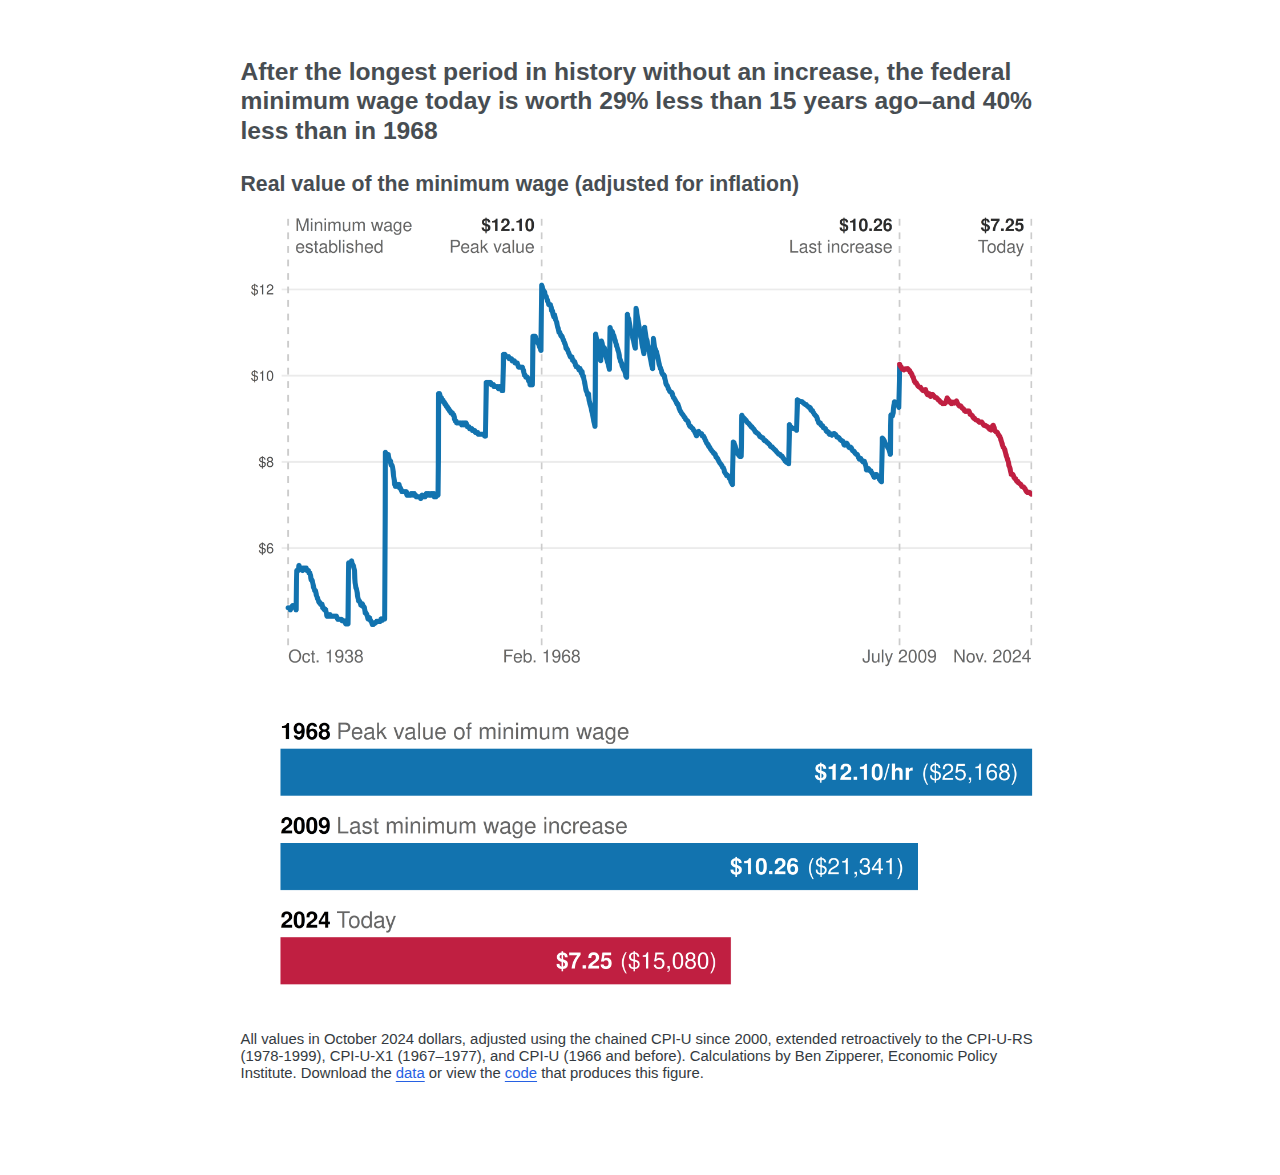
<file: docs/index.html>
<!DOCTYPE html>
<html xmlns="http://www.w3.org/1999/xhtml" lang="en" xml:lang="en"><head>

<meta charset="utf-8">
<meta name="generator" content="quarto-1.6.32">

<meta name="viewport" content="width=device-width, initial-scale=1.0, user-scalable=yes">


<title>Real minimum wage</title>
<style>
code{white-space: pre-wrap;}
span.smallcaps{font-variant: small-caps;}
div.columns{display: flex; gap: min(4vw, 1.5em);}
div.column{flex: auto; overflow-x: auto;}
div.hanging-indent{margin-left: 1.5em; text-indent: -1.5em;}
ul.task-list{list-style: none;}
ul.task-list li input[type="checkbox"] {
  width: 0.8em;
  margin: 0 0.8em 0.2em -1em; /* quarto-specific, see https://github.com/quarto-dev/quarto-cli/issues/4556 */ 
  vertical-align: middle;
}
</style>


<script src="site_libs/quarto-nav/quarto-nav.js"></script>
<script src="site_libs/clipboard/clipboard.min.js"></script>
<script src="site_libs/quarto-search/autocomplete.umd.js"></script>
<script src="site_libs/quarto-search/fuse.min.js"></script>
<script src="site_libs/quarto-search/quarto-search.js"></script>
<meta name="quarto:offset" content="./">
<script src="site_libs/quarto-html/quarto.js"></script>
<script src="site_libs/quarto-html/popper.min.js"></script>
<script src="site_libs/quarto-html/tippy.umd.min.js"></script>
<script src="site_libs/quarto-html/anchor.min.js"></script>
<link href="site_libs/quarto-html/tippy.css" rel="stylesheet">
<link href="site_libs/quarto-html/quarto-syntax-highlighting-2486e1f0a3ee9ee1fc393803a1361cdb.css" rel="stylesheet" id="quarto-text-highlighting-styles">
<script src="site_libs/bootstrap/bootstrap.min.js"></script>
<link href="site_libs/bootstrap/bootstrap-icons.css" rel="stylesheet">
<link href="site_libs/bootstrap/bootstrap-db47eb37af1338b8977acb24caa3e7d6.min.css" rel="stylesheet" append-hash="true" id="quarto-bootstrap" data-mode="light">
<script id="quarto-search-options" type="application/json">{
  "location": "sidebar",
  "copy-button": false,
  "collapse-after": 3,
  "panel-placement": "start",
  "type": "textbox",
  "limit": 50,
  "keyboard-shortcut": [
    "f",
    "/",
    "s"
  ],
  "show-item-context": false,
  "language": {
    "search-no-results-text": "No results",
    "search-matching-documents-text": "matching documents",
    "search-copy-link-title": "Copy link to search",
    "search-hide-matches-text": "Hide additional matches",
    "search-more-match-text": "more match in this document",
    "search-more-matches-text": "more matches in this document",
    "search-clear-button-title": "Clear",
    "search-text-placeholder": "",
    "search-detached-cancel-button-title": "Cancel",
    "search-submit-button-title": "Submit",
    "search-label": "Search"
  }
}</script>


</head>

<body class="fullcontent">

<div id="quarto-search-results"></div>
<!-- content -->
<div id="quarto-content" class="quarto-container page-columns page-rows-contents page-layout-article">
<!-- sidebar -->
<!-- margin-sidebar -->
    
<!-- main -->
<main class="content" id="quarto-document-content">




<section id="after-the-longest-period-in-history-without-an-increase-the-federal-minimum-wage-today-is-worth-29-less-than-15-years-agoand-40-less-than-in-1968" class="level3">
<h3 class="anchored" data-anchor-id="after-the-longest-period-in-history-without-an-increase-the-federal-minimum-wage-today-is-worth-29-less-than-15-years-agoand-40-less-than-in-1968">After the longest period in history without an increase, the federal minimum wage today is worth 29% less than 15 years ago–and 40% less than in 1968</h3>
<section id="real-value-of-the-minimum-wage-adjusted-for-inflation" class="level4">
<h4 class="anchored" data-anchor-id="real-value-of-the-minimum-wage-adjusted-for-inflation"><b>Real value of the minimum wage (adjusted for inflation)</b></h4>
<div class="cell">
<div class="cell-output-display">
<div>
<figure class="figure">
<p><img src="index_files/figure-html/unnamed-chunk-6-1.png" class="img-fluid figure-img" width="2800"></p>
</figure>
</div>
</div>
</div>
<p><small>All values in October 2024 dollars, adjusted using the chained CPI-U since 2000, extended retroactively to the CPI-U-RS (1978-1999), CPI-U-X1 (1967–1977), and CPI-U (1966 and before). Calculations by Ben Zipperer, Economic Policy Institute. Download the <a href="real_federal_minimum_wage.csv">data</a> or view the <a href="https://github.com/Economic/real_minimum_wage">code</a> that produces this figure.</small></p>


</section>
</section>

</main> <!-- /main -->
<script id="quarto-html-after-body" type="application/javascript">
window.document.addEventListener("DOMContentLoaded", function (event) {
  const toggleBodyColorMode = (bsSheetEl) => {
    const mode = bsSheetEl.getAttribute("data-mode");
    const bodyEl = window.document.querySelector("body");
    if (mode === "dark") {
      bodyEl.classList.add("quarto-dark");
      bodyEl.classList.remove("quarto-light");
    } else {
      bodyEl.classList.add("quarto-light");
      bodyEl.classList.remove("quarto-dark");
    }
  }
  const toggleBodyColorPrimary = () => {
    const bsSheetEl = window.document.querySelector("link#quarto-bootstrap");
    if (bsSheetEl) {
      toggleBodyColorMode(bsSheetEl);
    }
  }
  toggleBodyColorPrimary();  
  const icon = "";
  const anchorJS = new window.AnchorJS();
  anchorJS.options = {
    placement: 'right',
    icon: icon
  };
  anchorJS.add('.anchored');
  const isCodeAnnotation = (el) => {
    for (const clz of el.classList) {
      if (clz.startsWith('code-annotation-')) {                     
        return true;
      }
    }
    return false;
  }
  const onCopySuccess = function(e) {
    // button target
    const button = e.trigger;
    // don't keep focus
    button.blur();
    // flash "checked"
    button.classList.add('code-copy-button-checked');
    var currentTitle = button.getAttribute("title");
    button.setAttribute("title", "Copied!");
    let tooltip;
    if (window.bootstrap) {
      button.setAttribute("data-bs-toggle", "tooltip");
      button.setAttribute("data-bs-placement", "left");
      button.setAttribute("data-bs-title", "Copied!");
      tooltip = new bootstrap.Tooltip(button, 
        { trigger: "manual", 
          customClass: "code-copy-button-tooltip",
          offset: [0, -8]});
      tooltip.show();    
    }
    setTimeout(function() {
      if (tooltip) {
        tooltip.hide();
        button.removeAttribute("data-bs-title");
        button.removeAttribute("data-bs-toggle");
        button.removeAttribute("data-bs-placement");
      }
      button.setAttribute("title", currentTitle);
      button.classList.remove('code-copy-button-checked');
    }, 1000);
    // clear code selection
    e.clearSelection();
  }
  const getTextToCopy = function(trigger) {
      const codeEl = trigger.previousElementSibling.cloneNode(true);
      for (const childEl of codeEl.children) {
        if (isCodeAnnotation(childEl)) {
          childEl.remove();
        }
      }
      return codeEl.innerText;
  }
  const clipboard = new window.ClipboardJS('.code-copy-button:not([data-in-quarto-modal])', {
    text: getTextToCopy
  });
  clipboard.on('success', onCopySuccess);
  if (window.document.getElementById('quarto-embedded-source-code-modal')) {
    // For code content inside modals, clipBoardJS needs to be initialized with a container option
    // TODO: Check when it could be a function (https://github.com/zenorocha/clipboard.js/issues/860)
    const clipboardModal = new window.ClipboardJS('.code-copy-button[data-in-quarto-modal]', {
      text: getTextToCopy,
      container: window.document.getElementById('quarto-embedded-source-code-modal')
    });
    clipboardModal.on('success', onCopySuccess);
  }
    var localhostRegex = new RegExp(/^(?:http|https):\/\/localhost\:?[0-9]*\//);
    var mailtoRegex = new RegExp(/^mailto:/);
      var filterRegex = new RegExp('/' + window.location.host + '/');
    var isInternal = (href) => {
        return filterRegex.test(href) || localhostRegex.test(href) || mailtoRegex.test(href);
    }
    // Inspect non-navigation links and adorn them if external
 	var links = window.document.querySelectorAll('a[href]:not(.nav-link):not(.navbar-brand):not(.toc-action):not(.sidebar-link):not(.sidebar-item-toggle):not(.pagination-link):not(.no-external):not([aria-hidden]):not(.dropdown-item):not(.quarto-navigation-tool):not(.about-link)');
    for (var i=0; i<links.length; i++) {
      const link = links[i];
      if (!isInternal(link.href)) {
        // undo the damage that might have been done by quarto-nav.js in the case of
        // links that we want to consider external
        if (link.dataset.originalHref !== undefined) {
          link.href = link.dataset.originalHref;
        }
      }
    }
  function tippyHover(el, contentFn, onTriggerFn, onUntriggerFn) {
    const config = {
      allowHTML: true,
      maxWidth: 500,
      delay: 100,
      arrow: false,
      appendTo: function(el) {
          return el.parentElement;
      },
      interactive: true,
      interactiveBorder: 10,
      theme: 'quarto',
      placement: 'bottom-start',
    };
    if (contentFn) {
      config.content = contentFn;
    }
    if (onTriggerFn) {
      config.onTrigger = onTriggerFn;
    }
    if (onUntriggerFn) {
      config.onUntrigger = onUntriggerFn;
    }
    window.tippy(el, config); 
  }
  const noterefs = window.document.querySelectorAll('a[role="doc-noteref"]');
  for (var i=0; i<noterefs.length; i++) {
    const ref = noterefs[i];
    tippyHover(ref, function() {
      // use id or data attribute instead here
      let href = ref.getAttribute('data-footnote-href') || ref.getAttribute('href');
      try { href = new URL(href).hash; } catch {}
      const id = href.replace(/^#\/?/, "");
      const note = window.document.getElementById(id);
      if (note) {
        return note.innerHTML;
      } else {
        return "";
      }
    });
  }
  const xrefs = window.document.querySelectorAll('a.quarto-xref');
  const processXRef = (id, note) => {
    // Strip column container classes
    const stripColumnClz = (el) => {
      el.classList.remove("page-full", "page-columns");
      if (el.children) {
        for (const child of el.children) {
          stripColumnClz(child);
        }
      }
    }
    stripColumnClz(note)
    if (id === null || id.startsWith('sec-')) {
      // Special case sections, only their first couple elements
      const container = document.createElement("div");
      if (note.children && note.children.length > 2) {
        container.appendChild(note.children[0].cloneNode(true));
        for (let i = 1; i < note.children.length; i++) {
          const child = note.children[i];
          if (child.tagName === "P" && child.innerText === "") {
            continue;
          } else {
            container.appendChild(child.cloneNode(true));
            break;
          }
        }
        if (window.Quarto?.typesetMath) {
          window.Quarto.typesetMath(container);
        }
        return container.innerHTML
      } else {
        if (window.Quarto?.typesetMath) {
          window.Quarto.typesetMath(note);
        }
        return note.innerHTML;
      }
    } else {
      // Remove any anchor links if they are present
      const anchorLink = note.querySelector('a.anchorjs-link');
      if (anchorLink) {
        anchorLink.remove();
      }
      if (window.Quarto?.typesetMath) {
        window.Quarto.typesetMath(note);
      }
      // TODO in 1.5, we should make sure this works without a callout special case
      if (note.classList.contains("callout")) {
        return note.outerHTML;
      } else {
        return note.innerHTML;
      }
    }
  }
  for (var i=0; i<xrefs.length; i++) {
    const xref = xrefs[i];
    tippyHover(xref, undefined, function(instance) {
      instance.disable();
      let url = xref.getAttribute('href');
      let hash = undefined; 
      if (url.startsWith('#')) {
        hash = url;
      } else {
        try { hash = new URL(url).hash; } catch {}
      }
      if (hash) {
        const id = hash.replace(/^#\/?/, "");
        const note = window.document.getElementById(id);
        if (note !== null) {
          try {
            const html = processXRef(id, note.cloneNode(true));
            instance.setContent(html);
          } finally {
            instance.enable();
            instance.show();
          }
        } else {
          // See if we can fetch this
          fetch(url.split('#')[0])
          .then(res => res.text())
          .then(html => {
            const parser = new DOMParser();
            const htmlDoc = parser.parseFromString(html, "text/html");
            const note = htmlDoc.getElementById(id);
            if (note !== null) {
              const html = processXRef(id, note);
              instance.setContent(html);
            } 
          }).finally(() => {
            instance.enable();
            instance.show();
          });
        }
      } else {
        // See if we can fetch a full url (with no hash to target)
        // This is a special case and we should probably do some content thinning / targeting
        fetch(url)
        .then(res => res.text())
        .then(html => {
          const parser = new DOMParser();
          const htmlDoc = parser.parseFromString(html, "text/html");
          const note = htmlDoc.querySelector('main.content');
          if (note !== null) {
            // This should only happen for chapter cross references
            // (since there is no id in the URL)
            // remove the first header
            if (note.children.length > 0 && note.children[0].tagName === "HEADER") {
              note.children[0].remove();
            }
            const html = processXRef(null, note);
            instance.setContent(html);
          } 
        }).finally(() => {
          instance.enable();
          instance.show();
        });
      }
    }, function(instance) {
    });
  }
      let selectedAnnoteEl;
      const selectorForAnnotation = ( cell, annotation) => {
        let cellAttr = 'data-code-cell="' + cell + '"';
        let lineAttr = 'data-code-annotation="' +  annotation + '"';
        const selector = 'span[' + cellAttr + '][' + lineAttr + ']';
        return selector;
      }
      const selectCodeLines = (annoteEl) => {
        const doc = window.document;
        const targetCell = annoteEl.getAttribute("data-target-cell");
        const targetAnnotation = annoteEl.getAttribute("data-target-annotation");
        const annoteSpan = window.document.querySelector(selectorForAnnotation(targetCell, targetAnnotation));
        const lines = annoteSpan.getAttribute("data-code-lines").split(",");
        const lineIds = lines.map((line) => {
          return targetCell + "-" + line;
        })
        let top = null;
        let height = null;
        let parent = null;
        if (lineIds.length > 0) {
            //compute the position of the single el (top and bottom and make a div)
            const el = window.document.getElementById(lineIds[0]);
            top = el.offsetTop;
            height = el.offsetHeight;
            parent = el.parentElement.parentElement;
          if (lineIds.length > 1) {
            const lastEl = window.document.getElementById(lineIds[lineIds.length - 1]);
            const bottom = lastEl.offsetTop + lastEl.offsetHeight;
            height = bottom - top;
          }
          if (top !== null && height !== null && parent !== null) {
            // cook up a div (if necessary) and position it 
            let div = window.document.getElementById("code-annotation-line-highlight");
            if (div === null) {
              div = window.document.createElement("div");
              div.setAttribute("id", "code-annotation-line-highlight");
              div.style.position = 'absolute';
              parent.appendChild(div);
            }
            div.style.top = top - 2 + "px";
            div.style.height = height + 4 + "px";
            div.style.left = 0;
            let gutterDiv = window.document.getElementById("code-annotation-line-highlight-gutter");
            if (gutterDiv === null) {
              gutterDiv = window.document.createElement("div");
              gutterDiv.setAttribute("id", "code-annotation-line-highlight-gutter");
              gutterDiv.style.position = 'absolute';
              const codeCell = window.document.getElementById(targetCell);
              const gutter = codeCell.querySelector('.code-annotation-gutter');
              gutter.appendChild(gutterDiv);
            }
            gutterDiv.style.top = top - 2 + "px";
            gutterDiv.style.height = height + 4 + "px";
          }
          selectedAnnoteEl = annoteEl;
        }
      };
      const unselectCodeLines = () => {
        const elementsIds = ["code-annotation-line-highlight", "code-annotation-line-highlight-gutter"];
        elementsIds.forEach((elId) => {
          const div = window.document.getElementById(elId);
          if (div) {
            div.remove();
          }
        });
        selectedAnnoteEl = undefined;
      };
        // Handle positioning of the toggle
    window.addEventListener(
      "resize",
      throttle(() => {
        elRect = undefined;
        if (selectedAnnoteEl) {
          selectCodeLines(selectedAnnoteEl);
        }
      }, 10)
    );
    function throttle(fn, ms) {
    let throttle = false;
    let timer;
      return (...args) => {
        if(!throttle) { // first call gets through
            fn.apply(this, args);
            throttle = true;
        } else { // all the others get throttled
            if(timer) clearTimeout(timer); // cancel #2
            timer = setTimeout(() => {
              fn.apply(this, args);
              timer = throttle = false;
            }, ms);
        }
      };
    }
      // Attach click handler to the DT
      const annoteDls = window.document.querySelectorAll('dt[data-target-cell]');
      for (const annoteDlNode of annoteDls) {
        annoteDlNode.addEventListener('click', (event) => {
          const clickedEl = event.target;
          if (clickedEl !== selectedAnnoteEl) {
            unselectCodeLines();
            const activeEl = window.document.querySelector('dt[data-target-cell].code-annotation-active');
            if (activeEl) {
              activeEl.classList.remove('code-annotation-active');
            }
            selectCodeLines(clickedEl);
            clickedEl.classList.add('code-annotation-active');
          } else {
            // Unselect the line
            unselectCodeLines();
            clickedEl.classList.remove('code-annotation-active');
          }
        });
      }
  const findCites = (el) => {
    const parentEl = el.parentElement;
    if (parentEl) {
      const cites = parentEl.dataset.cites;
      if (cites) {
        return {
          el,
          cites: cites.split(' ')
        };
      } else {
        return findCites(el.parentElement)
      }
    } else {
      return undefined;
    }
  };
  var bibliorefs = window.document.querySelectorAll('a[role="doc-biblioref"]');
  for (var i=0; i<bibliorefs.length; i++) {
    const ref = bibliorefs[i];
    const citeInfo = findCites(ref);
    if (citeInfo) {
      tippyHover(citeInfo.el, function() {
        var popup = window.document.createElement('div');
        citeInfo.cites.forEach(function(cite) {
          var citeDiv = window.document.createElement('div');
          citeDiv.classList.add('hanging-indent');
          citeDiv.classList.add('csl-entry');
          var biblioDiv = window.document.getElementById('ref-' + cite);
          if (biblioDiv) {
            citeDiv.innerHTML = biblioDiv.innerHTML;
          }
          popup.appendChild(citeDiv);
        });
        return popup.innerHTML;
      });
    }
  }
});
</script>
</div> <!-- /content -->




</body></html>
</file>
<file: docs/site_libs/quarto-html/tippy.css>
.tippy-box[data-animation=fade][data-state=hidden]{opacity:0}[data-tippy-root]{max-width:calc(100vw - 10px)}.tippy-box{position:relative;background-color:#333;color:#fff;border-radius:4px;font-size:14px;line-height:1.4;white-space:normal;outline:0;transition-property:transform,visibility,opacity}.tippy-box[data-placement^=top]>.tippy-arrow{bottom:0}.tippy-box[data-placement^=top]>.tippy-arrow:before{bottom:-7px;left:0;border-width:8px 8px 0;border-top-color:initial;transform-origin:center top}.tippy-box[data-placement^=bottom]>.tippy-arrow{top:0}.tippy-box[data-placement^=bottom]>.tippy-arrow:before{top:-7px;left:0;border-width:0 8px 8px;border-bottom-color:initial;transform-origin:center bottom}.tippy-box[data-placement^=left]>.tippy-arrow{right:0}.tippy-box[data-placement^=left]>.tippy-arrow:before{border-width:8px 0 8px 8px;border-left-color:initial;right:-7px;transform-origin:center left}.tippy-box[data-placement^=right]>.tippy-arrow{left:0}.tippy-box[data-placement^=right]>.tippy-arrow:before{left:-7px;border-width:8px 8px 8px 0;border-right-color:initial;transform-origin:center right}.tippy-box[data-inertia][data-state=visible]{transition-timing-function:cubic-bezier(.54,1.5,.38,1.11)}.tippy-arrow{width:16px;height:16px;color:#333}.tippy-arrow:before{content:"";position:absolute;border-color:transparent;border-style:solid}.tippy-content{position:relative;padding:5px 9px;z-index:1}
</file>
<file: docs/site_libs/quarto-html/quarto-syntax-highlighting-2486e1f0a3ee9ee1fc393803a1361cdb.css>
/* quarto syntax highlight colors */
:root {
  --quarto-hl-ot-color: #003B4F;
  --quarto-hl-at-color: #657422;
  --quarto-hl-ss-color: #20794D;
  --quarto-hl-an-color: #5E5E5E;
  --quarto-hl-fu-color: #4758AB;
  --quarto-hl-st-color: #20794D;
  --quarto-hl-cf-color: #003B4F;
  --quarto-hl-op-color: #5E5E5E;
  --quarto-hl-er-color: #AD0000;
  --quarto-hl-bn-color: #AD0000;
  --quarto-hl-al-color: #AD0000;
  --quarto-hl-va-color: #111111;
  --quarto-hl-bu-color: inherit;
  --quarto-hl-ex-color: inherit;
  --quarto-hl-pp-color: #AD0000;
  --quarto-hl-in-color: #5E5E5E;
  --quarto-hl-vs-color: #20794D;
  --quarto-hl-wa-color: #5E5E5E;
  --quarto-hl-do-color: #5E5E5E;
  --quarto-hl-im-color: #00769E;
  --quarto-hl-ch-color: #20794D;
  --quarto-hl-dt-color: #AD0000;
  --quarto-hl-fl-color: #AD0000;
  --quarto-hl-co-color: #5E5E5E;
  --quarto-hl-cv-color: #5E5E5E;
  --quarto-hl-cn-color: #8f5902;
  --quarto-hl-sc-color: #5E5E5E;
  --quarto-hl-dv-color: #AD0000;
  --quarto-hl-kw-color: #003B4F;
}

/* other quarto variables */
:root {
  --quarto-font-monospace: SFMono-Regular, Menlo, Monaco, Consolas, "Liberation Mono", "Courier New", monospace;
}

pre > code.sourceCode > span {
  color: #003B4F;
}

code span {
  color: #003B4F;
}

code.sourceCode > span {
  color: #003B4F;
}

div.sourceCode,
div.sourceCode pre.sourceCode {
  color: #003B4F;
}

code span.ot {
  color: #003B4F;
  font-style: inherit;
}

code span.at {
  color: #657422;
  font-style: inherit;
}

code span.ss {
  color: #20794D;
  font-style: inherit;
}

code span.an {
  color: #5E5E5E;
  font-style: inherit;
}

code span.fu {
  color: #4758AB;
  font-style: inherit;
}

code span.st {
  color: #20794D;
  font-style: inherit;
}

code span.cf {
  color: #003B4F;
  font-weight: bold;
  font-style: inherit;
}

code span.op {
  color: #5E5E5E;
  font-style: inherit;
}

code span.er {
  color: #AD0000;
  font-style: inherit;
}

code span.bn {
  color: #AD0000;
  font-style: inherit;
}

code span.al {
  color: #AD0000;
  font-style: inherit;
}

code span.va {
  color: #111111;
  font-style: inherit;
}

code span.bu {
  font-style: inherit;
}

code span.ex {
  font-style: inherit;
}

code span.pp {
  color: #AD0000;
  font-style: inherit;
}

code span.in {
  color: #5E5E5E;
  font-style: inherit;
}

code span.vs {
  color: #20794D;
  font-style: inherit;
}

code span.wa {
  color: #5E5E5E;
  font-style: italic;
}

code span.do {
  color: #5E5E5E;
  font-style: italic;
}

code span.im {
  color: #00769E;
  font-style: inherit;
}

code span.ch {
  color: #20794D;
  font-style: inherit;
}

code span.dt {
  color: #AD0000;
  font-style: inherit;
}

code span.fl {
  color: #AD0000;
  font-style: inherit;
}

code span.co {
  color: #5E5E5E;
  font-style: inherit;
}

code span.cv {
  color: #5E5E5E;
  font-style: italic;
}

code span.cn {
  color: #8f5902;
  font-style: inherit;
}

code span.sc {
  color: #5E5E5E;
  font-style: inherit;
}

code span.dv {
  color: #AD0000;
  font-style: inherit;
}

code span.kw {
  color: #003B4F;
  font-weight: bold;
  font-style: inherit;
}

.prevent-inlining {
  content: "</";
}

/*# sourceMappingURL=b94514f873b6ebc3b38fab26346a7c13.css.map */
</file>
